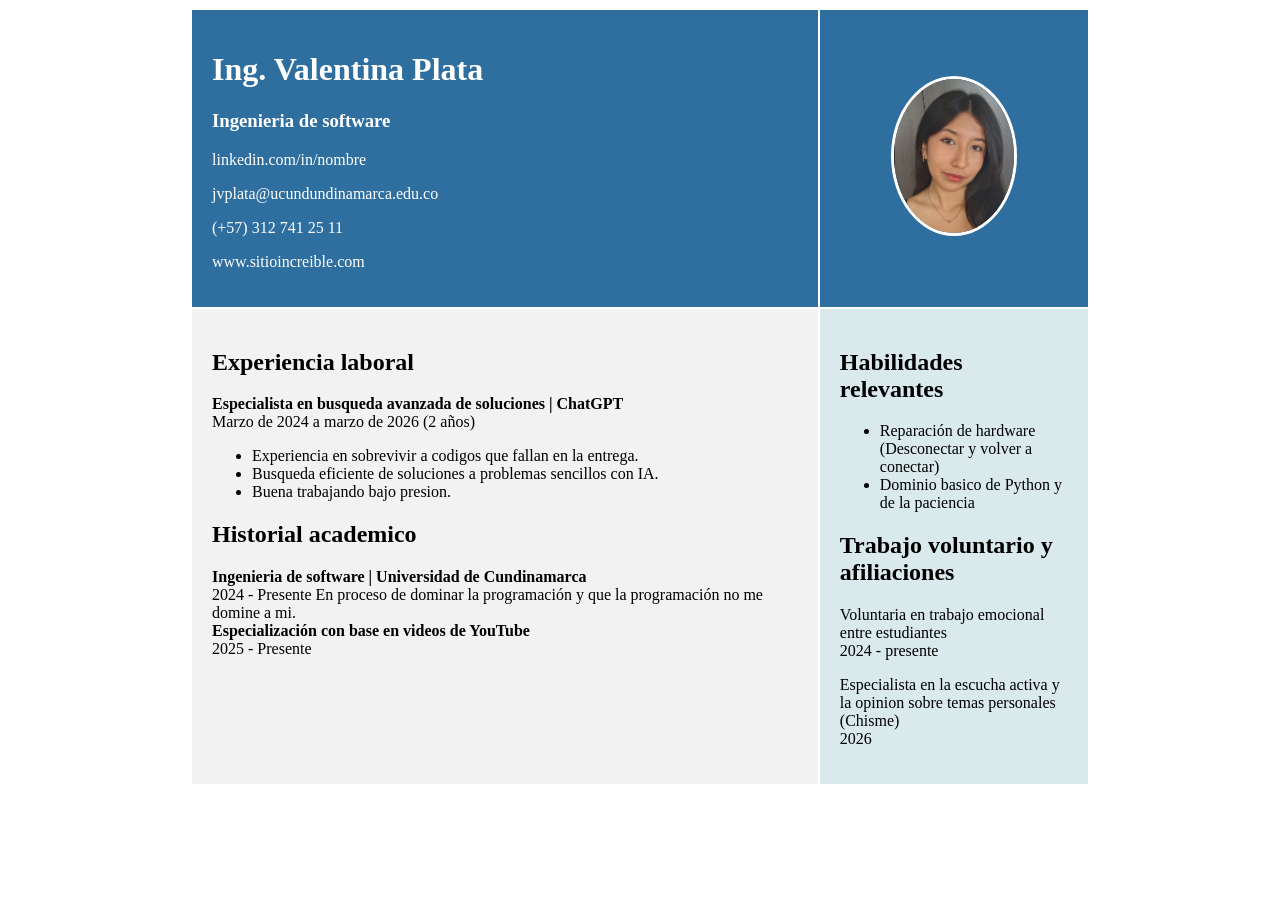
<file: index.html>
<!DOCTYPE html>
<html>
<head>
<title>Hoja de Vida</title>
</head>

<body>

<table width="900" align="center" border="0">

<tr bgcolor="#2f6f9f">
<td width="70%" style="color:white; padding:20px;">
<h1>Ing. Valentina Plata</h1>
<h3>Ingenieria de software</h3>

<p>linkedin.com/in/nombre</p>
<p>jvplata@ucundundinamarca.edu.co</p>
<p>(+57) 312 741 25 11</p>
<p>www.sitioincreible.com</p>
</td>

<td align="center">

<img src="./foto.jpeg" width="120" style="border-radius:50%; border:3px solid white;">
</td>
</tr>

<tr>
<td bgcolor="#f2f2f2" valign="top" style="padding:20px;">

<h2>Experiencia laboral</h2>

<b>Especialista en busqueda avanzada de soluciones | ChatGPT</b><br>
Marzo de 2024 a marzo de 2026 (2 años)

<ul>
<li>Experiencia en sobrevivir a codigos que fallan en la entrega.</li>
<li>Busqueda eficiente de soluciones a problemas sencillos con IA.</li>
<li>Buena trabajando bajo presion.</li>
</ul>

<h2>Historial academico</h2>

<b>Ingenieria de software | Universidad de Cundinamarca</b><br>
2024 - Presente
En proceso de dominar la programación y que la programación no me domine a mi.<br>

<b>Especialización con base en videos de YouTube</b><br>
2025 - Presente

</td>

<td bgcolor="#d9e9ec" valign="top" style="padding:20px;">

<h2>Habilidades relevantes</h2>

<ul>
<li>Reparación de hardware (Desconectar y volver a conectar)</li>
<li>Dominio basico de Python y de la paciencia</li>
</ul>

<h2>Trabajo voluntario y afiliaciones</h2>

<p>
Voluntaria en trabajo emocional entre estudiantes<br>
2024 - presente
</p>

<p>
Especialista en la escucha activa y la opinion sobre temas personales<br>
(Chisme)<br>
2026
</p>

</td>
</tr>

</table>

</body>
</html>
</file>
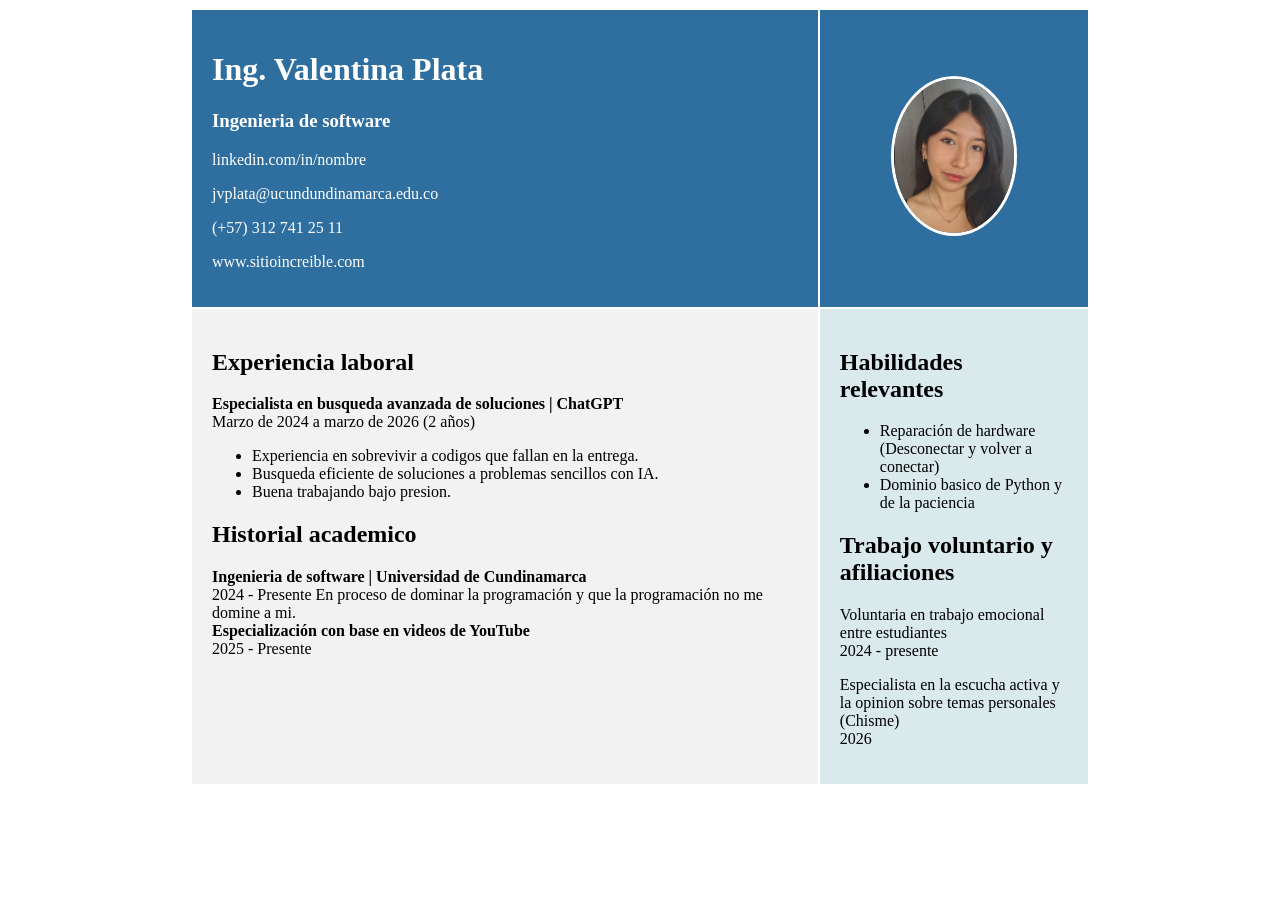
<file: Curriculum.index.html>
<!DOCTYPE html>
<html>
<head>
<title>Hoja de Vida</title>
</head>

<body>

<table width="900" align="center" border="0">

<tr bgcolor="#2f6f9f">
<td width="70%" style="color:white; padding:20px;">
<h1>Ing. Valentina Plata</h1>
<h3>Ingenieria de software</h3>

<p>linkedin.com/in/nombre</p>
<p>jvplata@ucundundinamarca.edu.co</p>
<p>(+57) 312 741 25 11</p>
<p>www.sitioincreible.com</p>
</td>

<td align="center">

<img src="./foto.jpeg" width="120" style="border-radius:50%; border:3px solid white;">
</td>
</tr>

<tr>
<td bgcolor="#f2f2f2" valign="top" style="padding:20px;">

<h2>Experiencia laboral</h2>

<b>Especialista en busqueda avanzada de soluciones | ChatGPT</b><br>
Marzo de 2024 a marzo de 2026 (2 años)

<ul>
<li>Experiencia en sobrevivir a codigos que fallan en la entrega.</li>
<li>Busqueda eficiente de soluciones a problemas sencillos con IA.</li>
<li>Buena trabajando bajo presion.</li>
</ul>

<h2>Historial academico</h2>

<b>Ingenieria de software | Universidad de Cundinamarca</b><br>
2024 - Presente
En proceso de dominar la programación y que la programación no me domine a mi.<br>

<b>Especialización con base en videos de YouTube</b><br>
2025 - Presente

</td>

<td bgcolor="#d9e9ec" valign="top" style="padding:20px;">

<h2>Habilidades relevantes</h2>

<ul>
<li>Reparación de hardware (Desconectar y volver a conectar)</li>
<li>Dominio basico de Python y de la paciencia</li>
</ul>

<h2>Trabajo voluntario y afiliaciones</h2>

<p>
Voluntaria en trabajo emocional entre estudiantes<br>
2024 - presente
</p>

<p>
Especialista en la escucha activa y la opinion sobre temas personales<br>
(Chisme)<br>
2026
</p>

</td>
</tr>

</table>

</body>
</html>
</file>
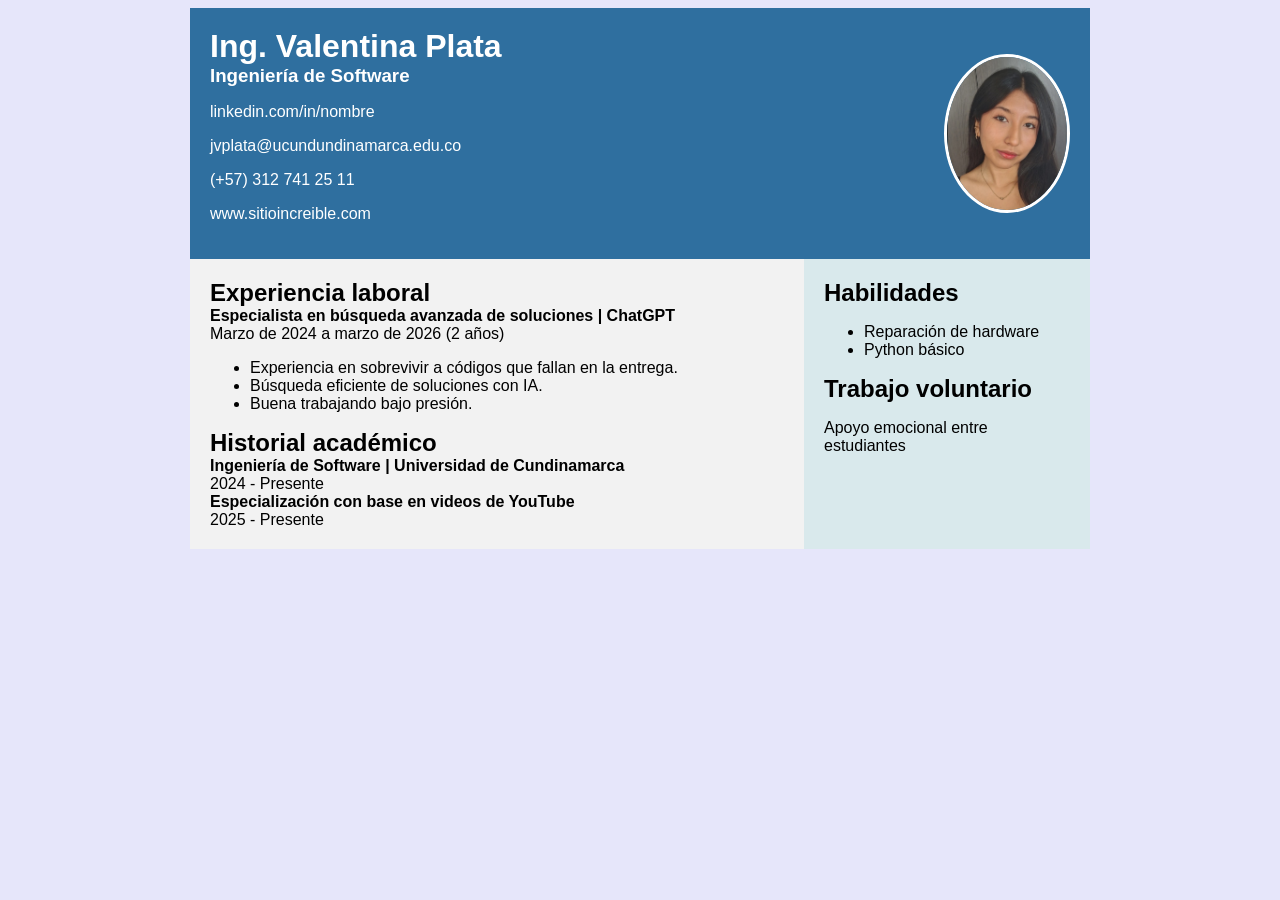
<file: Curriculum_css.html>
<!DOCTYPE html>
<html>
<head>
    <title>Hoja de Vida</title>
    <link rel="stylesheet" href="estilos_cv.css">
</head>

<body>

<div class="contenedor">

    <div class="header">
        <div>
            <h1>Ing. Valentina Plata</h1>
            <h3>Ingeniería de Software</h3>

            <p>linkedin.com/in/nombre</p>
            <p>jvplata@ucundundinamarca.edu.co</p>
            <p>(+57) 312 741 25 11</p>
            <p>www.sitioincreible.com</p>
        </div>

        <img src="./foto.jpeg" class="foto">
    </div>

    <div class="seccion">

        <div class="izquierda">

            <h2>Experiencia laboral</h2>

            <b>Especialista en búsqueda avanzada de soluciones | ChatGPT</b><br>
            Marzo de 2024 a marzo de 2026 (2 años)

            <ul>
                <li>Experiencia en sobrevivir a códigos que fallan en la entrega.</li>
                <li>Búsqueda eficiente de soluciones con IA.</li>
                <li>Buena trabajando bajo presión.</li>
            </ul>

            <h2>Historial académico</h2>

            <b>Ingeniería de Software | Universidad de Cundinamarca</b><br>
            2024 - Presente<br>

            <b>Especialización con base en videos de YouTube</b><br>
            2025 - Presente

        </div>

        <div class="derecha">

            <h2>Habilidades</h2>

            <ul>
                <li>Reparación de hardware</li>
                <li>Python básico</li>
            </ul>

            <h2>Trabajo voluntario</h2>

            <p>Apoyo emocional entre estudiantes</p>

        </div>

    </div>

</div>

</body>
</html>
</file>
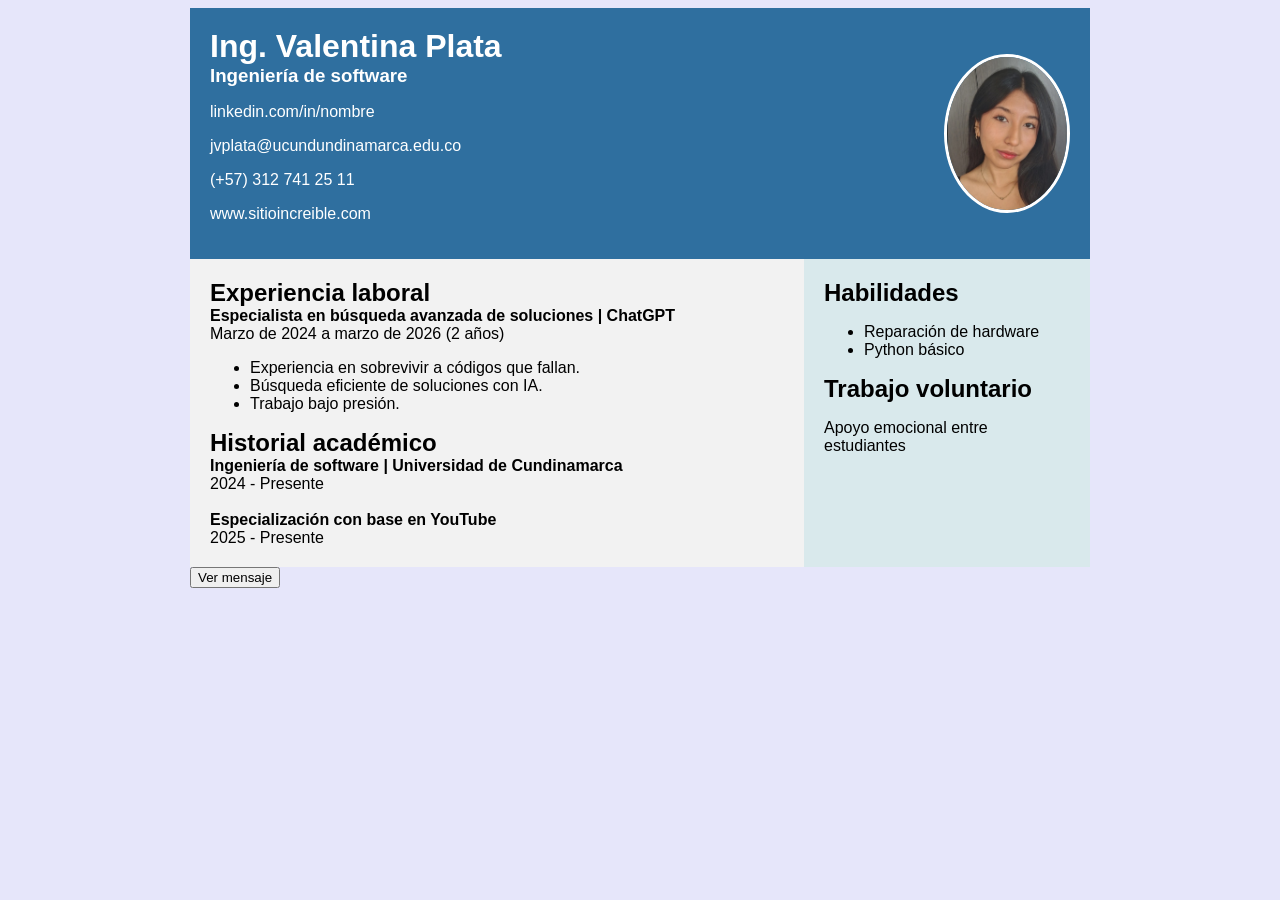
<file: Curriculum_js.html>
<!DOCTYPE html>
<html>
<head>
    <title>Hoja de Vida</title>
    <link rel="stylesheet" href="estilos_cv.css">
</head>

<body>

<div class="contenedor">

    <div class="header">
        <div>
            <h1>Ing. Valentina Plata</h1>
            <h3>Ingeniería de software</h3>

            <p>linkedin.com/in/nombre</p>
            <p>jvplata@ucundundinamarca.edu.co</p>
            <p>(+57) 312 741 25 11</p>
            <p>www.sitioincreible.com</p>
        </div>

        <img src="./foto.jpeg" class="foto">
    </div>

    <div class="seccion">

        <div class="izquierda">

            <h2>Experiencia laboral</h2>

            <b>Especialista en búsqueda avanzada de soluciones | ChatGPT</b><br>
            Marzo de 2024 a marzo de 2026 (2 años)

            <ul>
                <li>Experiencia en sobrevivir a códigos que fallan.</li>
                <li>Búsqueda eficiente de soluciones con IA.</li>
                <li>Trabajo bajo presión.</li>
            </ul>

            <h2>Historial académico</h2>

            <b>Ingeniería de software | Universidad de Cundinamarca</b><br>
            2024 - Presente<br><br>

            <b>Especialización con base en YouTube</b><br>
            2025 - Presente

        </div>

        <div class="derecha">

            <h2>Habilidades</h2>

            <ul>
                <li>Reparación de hardware</li>
                <li>Python básico</li>
            </ul>

            <h2>Trabajo voluntario</h2>

            <p>Apoyo emocional entre estudiantes</p>

        </div>

    </div>

    <button onclick="mostrarMensaje()">Ver mensaje</button>

</div>

<script src="curriculum.js"></script>

</body>
</html>
</file>
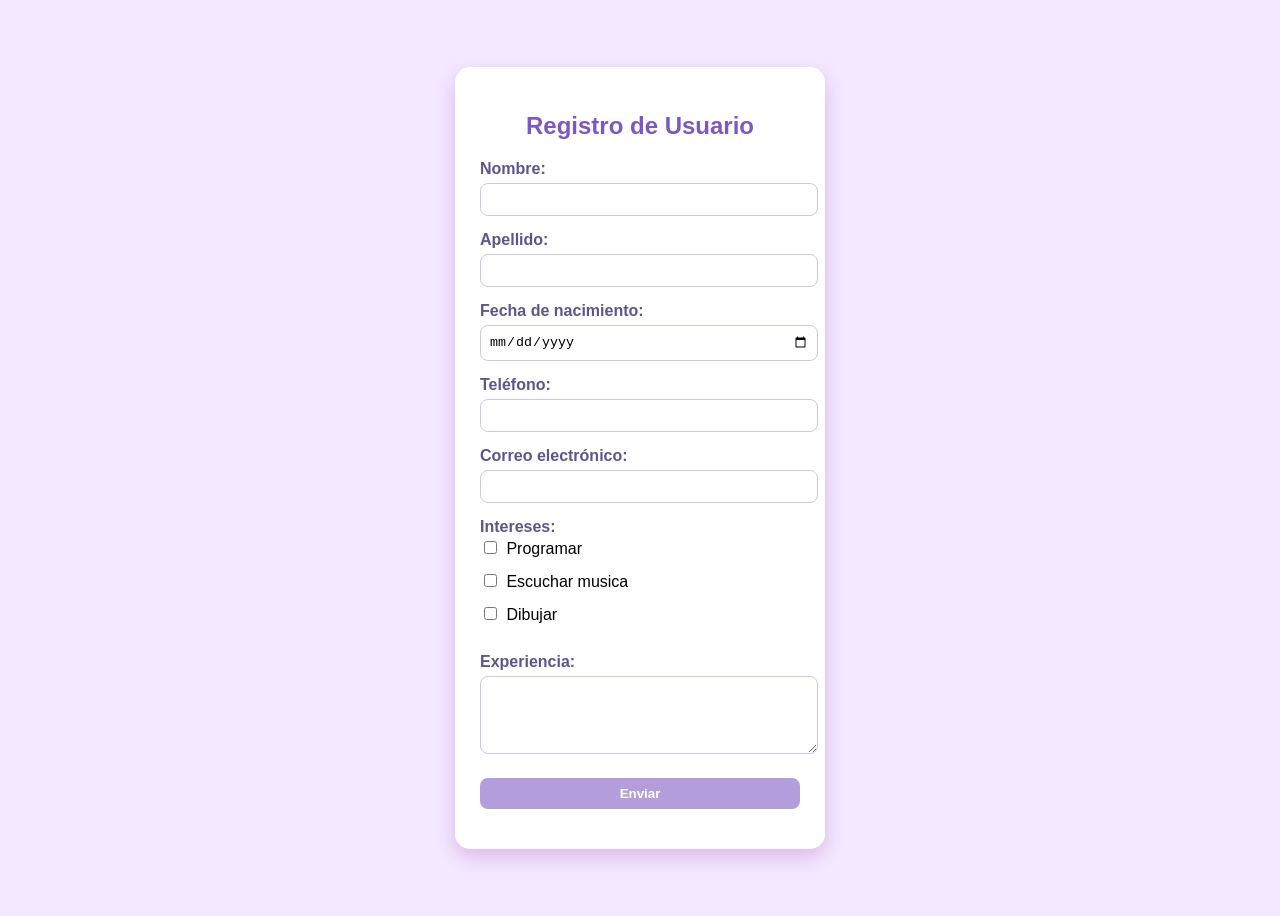
<file: Formulario.html>
<!DOCTYPE html>
<html>
<head>
    <title>Formulario de Registro</title>

    <style>
        body {
            font-family: Arial, sans-serif;
            background-color: #f3e8ff;
            display: flex;
            justify-content: center;
            align-items: center;
            height: 100vh;
        }

        .contenedor {
            background-color: #ffffff;
            padding: 25px;
            border-radius: 15px;
            box-shadow: 0 8px 20px rgba(128, 0, 128, 0.2);
            width: 320px;
        }

        h2 {
            text-align: center;
            color: #7e57c2;
            margin-bottom: 20px;
        }

        label {
            font-weight: bold;
            color: #5e548e;
        }

        input, textarea {
            width: 100%;
            padding: 8px;
            margin-top: 5px;
            margin-bottom: 15px;
            border-radius: 8px;
            border: 1px solid #d1c4e9;
            outline: none;
        }

        input:focus, textarea:focus {
            border-color: #b39ddb;
            box-shadow: 0 0 5px #d1c4e9;
        }

        input[type="checkbox"] {
            width: auto;
            margin-right: 5px;
        }

        input[type="submit"] {
            background-color: #b39ddb;
            color: white;
            border: none;
            cursor: pointer;
            transition: 0.3s;
            font-weight: bold;
        }

        input[type="submit"]:hover {
            background-color: #9575cd;
        }
    </style>
</head>

<body>

    <div class="contenedor">
        <h2>Registro de Usuario</h2>

        <form>

            <label>Nombre:</label><br>
            <input type="text" name="nombre">

            <label>Apellido:</label><br>
            <input type="text" name="apellido">

            <label>Fecha de nacimiento:</label><br>
            <input type="date" name="fecha">

            <label>Teléfono:</label><br>
            <input type="tel" name="telefono">

            <label>Correo electrónico:</label><br>
            <input type="email" name="correo">

            <label>Intereses:</label><br>
            <input type="checkbox" name="interes"> Programar<br>
            <input type="checkbox" name="interes"> Escuchar musica<br>
            <input type="checkbox" name="interes"> Dibujar<br><br>

            <label>Experiencia:</label><br>
            <textarea name="experiencia" rows="4"></textarea>

            <input type="submit" value="Enviar">

        </form>
    </div>

</body>
</html>
</file>
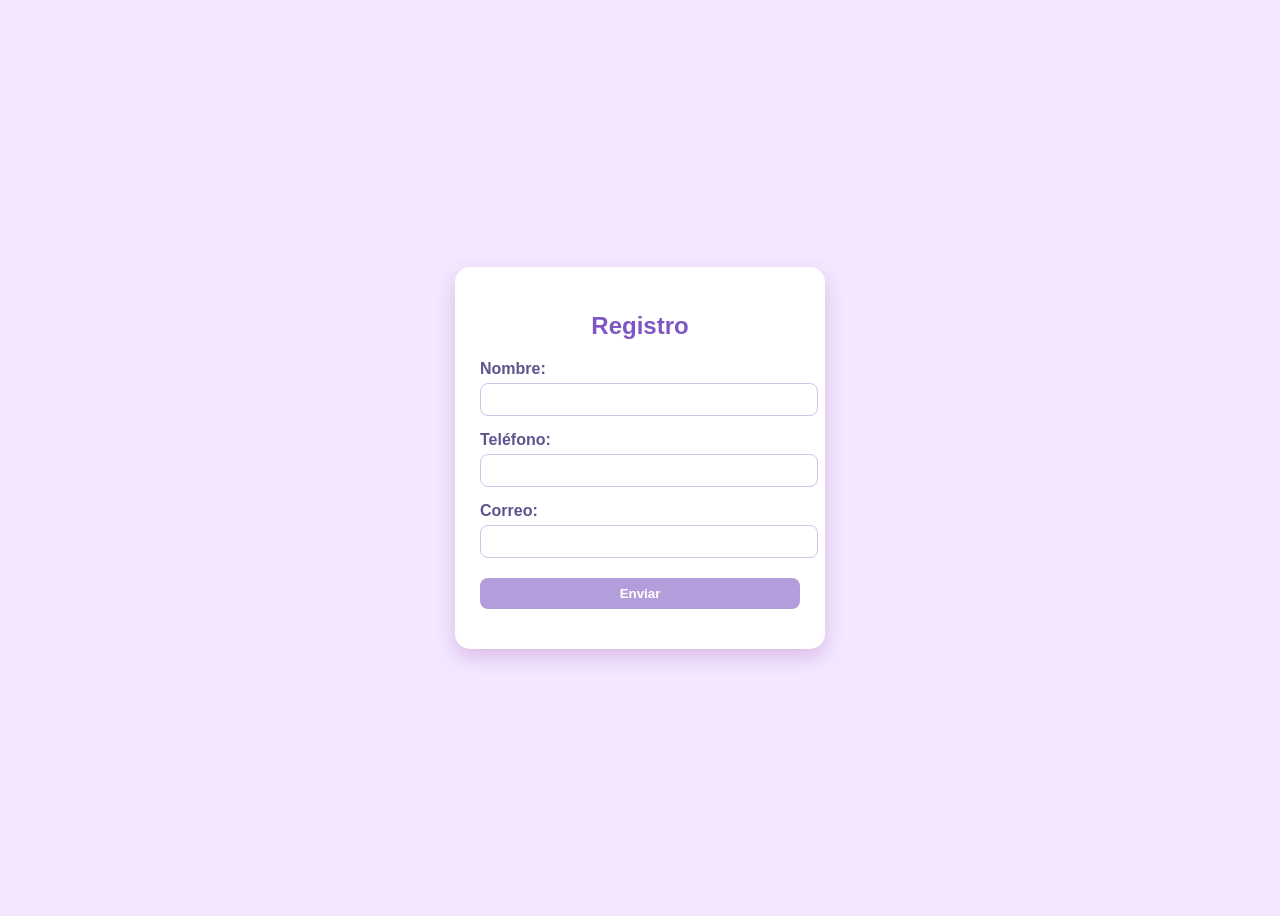
<file: formulario_js.html>
<!DOCTYPE html>
<html>
<head>
    <title>Formulario con JS</title>
    <link rel="stylesheet" href="estilos_formulario.css">
</head>

<body>

<div class="contenedor">
    <h2>Registro</h2>

    <form id="formulario">

        <label>Nombre:</label>
        <input type="text" id="nombre">

        <label>Teléfono:</label>
        <input type="text" id="telefono">

        <label>Correo:</label>
        <input type="text" id="correo">

        <input type="submit" value="Enviar">

    </form>
</div>

<script src="validaciones.js"></script>

</body>
</html>
</file>
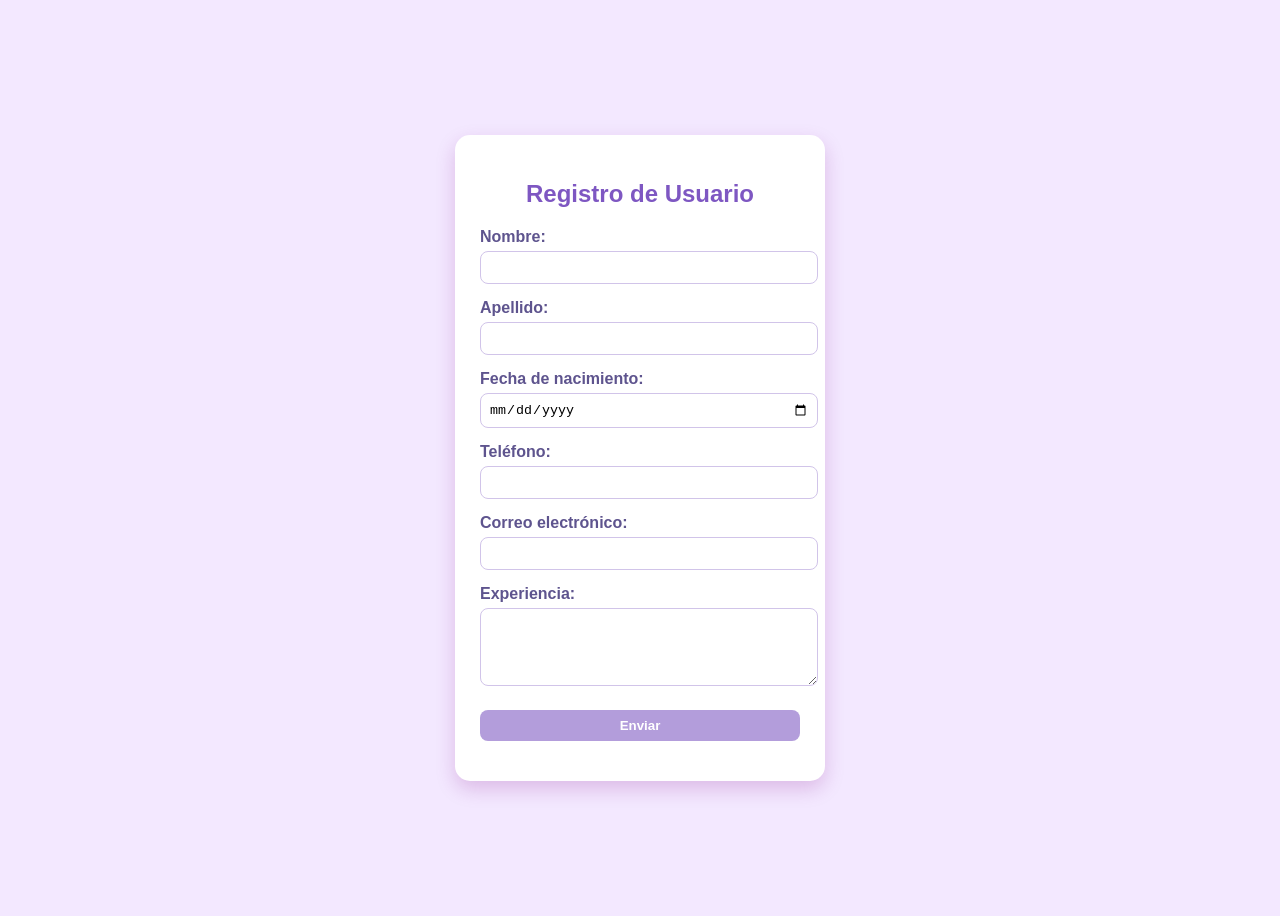
<file: formulario_validado.html>
<!DOCTYPE html>
<html>
<head>
    <title>Formulario Validado</title>
    <link rel="stylesheet" href="estilos_formulario.css">
</head>

<body>

<div class="contenedor">
    <h2>Registro de Usuario</h2>

    <form>

        <label>Nombre:</label>
        <input type="text" name="nombre" required pattern="[A-Za-z ]+">

        <label>Apellido:</label>
        <input type="text" name="apellido" required pattern="[A-Za-z ]+">

        <label>Fecha de nacimiento:</label>
        <input type="date" name="fecha" required>

        <label>Teléfono:</label>
        <input type="tel" name="telefono" required pattern="[0-9]{10}">

        <label>Correo electrónico:</label>
        <input type="email" name="correo" required>

        <label>Experiencia:</label>
        <textarea name="experiencia" rows="4" required></textarea>

        <input type="submit" value="Enviar">

    </form>
</div>

</body>
</html>
</file>
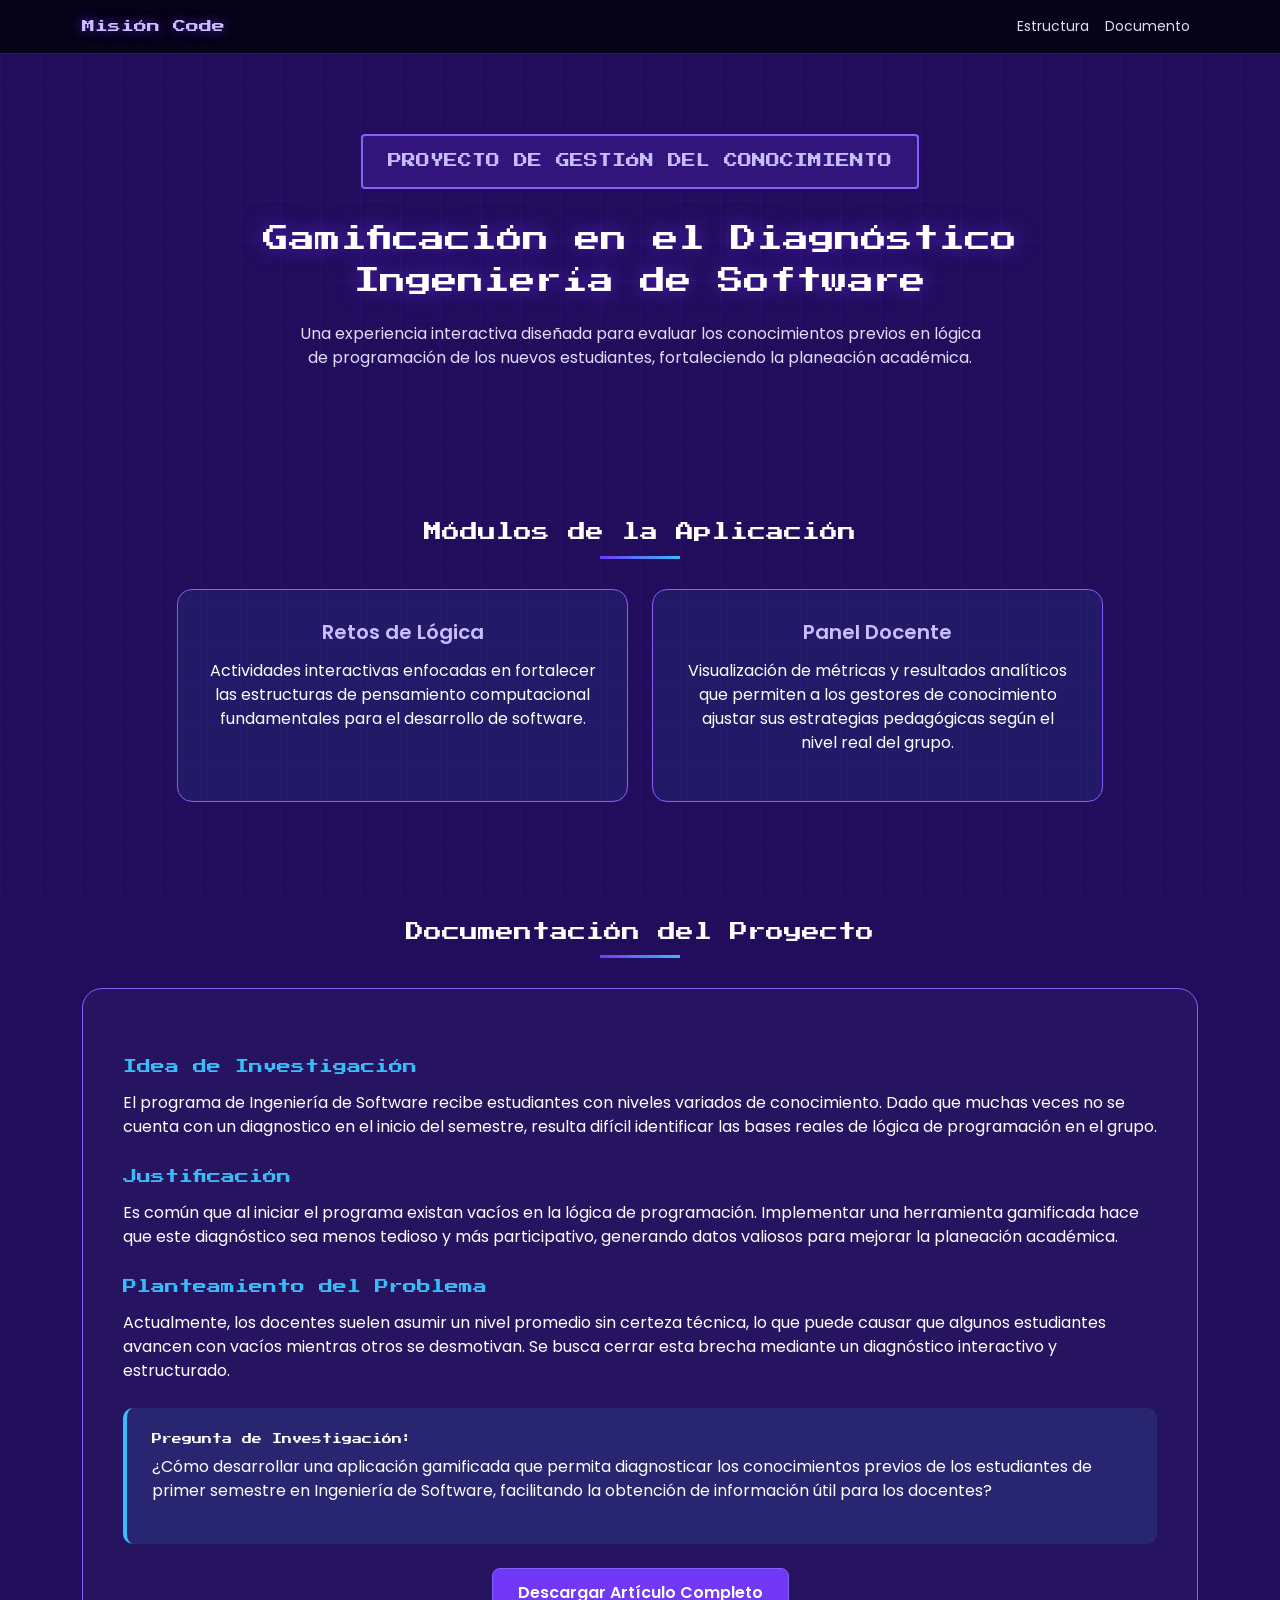
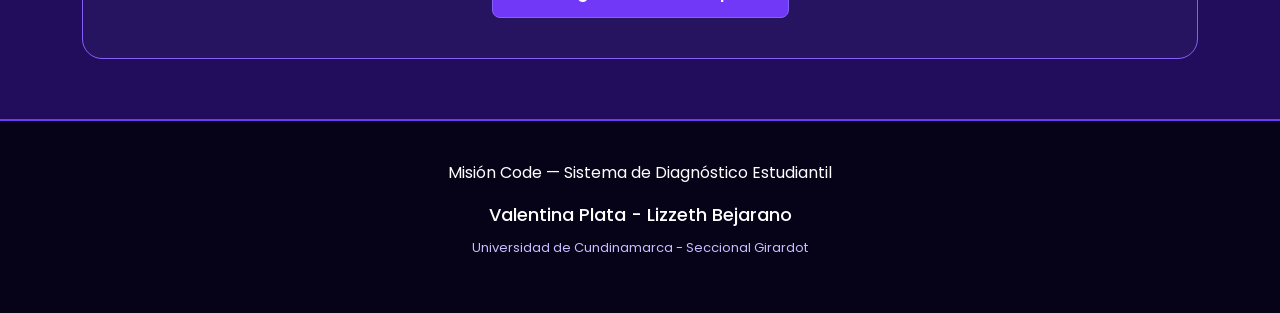
<file: Pagina_web.html>
<!DOCTYPE html>
<html lang="es">
<head>
  <meta charset="UTF-8">
  <meta name="viewport" content="width=device-width, initial-scale=1.0">
  <title>Misión Code — Diagnóstico de Lógica</title>
  <link href="https://fonts.googleapis.com/css2?family=Press+Start+2P&family=Poppins:wght@300;400;500;600&display=swap" rel="stylesheet">
  <link href="https://cdn.jsdelivr.net/npm/bootstrap@5.3.2/dist/css/bootstrap.min.css" rel="stylesheet">
  <link rel="stylesheet" href="StylesPaginaweb.css">
</head>
<body>

<nav class="navbar navbar-expand-lg navbar-dark">
  <div class="container">
    <a class="navbar-brand titulo-pixel" href="#">Misión Code</a>
    <div class="collapse navbar-collapse">
      <ul class="navbar-nav ms-auto">
        <li class="nav-item"><a class="nav-link" href="#modulos">Estructura</a></li>
        <li class="nav-item"><a class="nav-link" href="#documento">Documento</a></li>
      </ul>
    </div>
  </div>
</nav>

<div class="hero">
  <div class="badge-pixel">Proyecto de Gestión del conocimiento</div>
  <h1>Gamificación en el Diagnóstico<br>Ingeniería de Software</h1>
  <p>Una experiencia interactiva diseñada para evaluar los conocimientos previos en lógica de programación de los nuevos estudiantes, fortaleciendo la planeación académica.</p>
</div>

<section id="modulos">
  <div class="container">
    <h2>Módulos de la Aplicación</h2>
    <div class="glow-line"></div>
    <div class="row g-4 justify-content-center">
      <div class="col-md-5">
        <div class="feat-box">
          <h5>Retos de Lógica</h5>
          <p>Actividades interactivas enfocadas en fortalecer las estructuras de pensamiento computacional fundamentales para el desarrollo de software.</p>
        </div>
      </div>
      <div class="col-md-5">
        <div class="feat-box">
          <h5>Panel Docente</h5>
          <p>Visualización de métricas y resultados analíticos que permiten a los gestores de conocimiento ajustar sus estrategias pedagógicas según el nivel real del grupo.</p>
        </div>
      </div>
    </div>
  </div>
</section>

<section id="documento">
  <div class="container">
    <h2>Documentación del Proyecto</h2>
    <div class="glow-line"></div>
    <div class="articulo-container">
      <div class="articulo-texto">
        <h3>Idea de Investigación</h3>
        <p>El programa de Ingeniería de Software recibe estudiantes con niveles variados de conocimiento. Dado que muchas veces no se cuenta con un diagnostico en el inicio del semestre, resulta difícil identificar las bases reales de lógica de programación en el grupo.</p>
        
        <h3>Justificación</h3>
        <p>Es común que al iniciar el programa existan vacíos en la lógica de programación. Implementar una herramienta gamificada hace que este diagnóstico sea menos tedioso y más participativo, generando datos valiosos para mejorar la planeación académica.</p>
        
        <h3>Planteamiento del Problema</h3>
        <p>Actualmente, los docentes suelen asumir un nivel promedio sin certeza técnica, lo que puede causar que algunos estudiantes avancen con vacíos mientras otros se desmotivan. Se busca cerrar esta brecha mediante un diagnóstico interactivo y estructurado.</p>
        
        <div class="pregunta-box">
          <h4>Pregunta de Investigación:</h4>
          <p>¿Cómo desarrollar una aplicación gamificada que permita diagnosticar los conocimientos previos de los estudiantes de primer semestre en Ingeniería de Software, facilitando la obtención de información útil para los docentes?</p>
        </div>

        <div class="text-center mt-4">
          <a href="Articulo_Mission_Code.pdf" target="_blank" class="btn-pdf">
            Descargar Artículo Completo
          </a>
        </div>
      </div>
    </div>
  </div>
</section>

<footer>
  <div class="container">
    <p>Misión Code — Sistema de Diagnóstico Estudiantil</p>
    <p class="nombres">Valentina Plata - Lizzeth Bejarano</p>
    <p class="universidad">Universidad de Cundinamarca - Seccional Girardot</p>
  </div>
</footer>

<script src="https://cdn.jsdelivr.net/npm/bootstrap@5.3.2/dist/js/bootstrap.bundle.min.js"></script>
</body>
</html>
</file>
<file: estilos_cv.css>
body {
    font-family: Arial, sans-serif;
    background-color: #e6e6fa;
}

.contenedor {
    width: 900px;
    margin: auto;
}

.header {
    background-color: #2f6f9f;
    color: white;
    padding: 20px;
    display: flex;
    justify-content: space-between;
    align-items: center;
}

.foto {
    width: 120px;
    border-radius: 50%;
    border: 3px solid white;
}

.seccion {
    display: flex;
}

.izquierda {
    width: 70%;
    background-color: #f2f2f2;
    padding: 20px;
}

.derecha {
    width: 30%;
    background-color: #d9e9ec;
    padding: 20px;
}

h1, h2, h3 {
    margin: 0;
}
</file>
<file: estilos_formulario.css>
body {
    font-family: Arial, sans-serif;
    background-color: #f3e8ff;
    display: flex;
    justify-content: center;
    align-items: center;
    height: 100vh;
}

.contenedor {
    background-color: #ffffff;
    padding: 25px;
    border-radius: 15px;
    box-shadow: 0 8px 20px rgba(128, 0, 128, 0.2);
    width: 320px;
}

h2 {
    text-align: center;
    color: #7e57c2;
    margin-bottom: 20px;
}

label {
    font-weight: bold;
    color: #5e548e;
}

input, textarea {
    width: 100%;
    padding: 8px;
    margin-top: 5px;
    margin-bottom: 15px;
    border-radius: 8px;
    border: 1px solid #d1c4e9;
    outline: none;
}

input:focus, textarea:focus {
    border-color: #b39ddb;
    box-shadow: 0 0 5px #d1c4e9;
}

input[type="checkbox"] {
    width: auto;
    margin-right: 5px;
}

input[type="submit"] {
    background-color: #b39ddb;
    color: white;
    border: none;
    cursor: pointer;
    transition: 0.3s;
    font-weight: bold;
}

input[type="submit"]:hover {
    background-color: #9575cd;
}
</file>
<file: StylesPaginaweb.css>
:root {
  --bg-deep:    #060217;
  --bg-main:    #210d5c;
  --bg-card:    rgba(56, 189, 248, 0.07);
  --purple:     #7238f8;
  --purple-dk:  #4d2bd6;
  --purple-lt:  #cabdff;
  --accent:     #38bdf8;
  --border:     #8561fa;
  --text:       #e1dcfa;
}

* { box-sizing: border-box; margin: 0; padding: 0; }

body {
  background-color: var(--bg-main);
  color: white;
  font-family: 'Poppins', sans-serif;
  overflow-x: hidden;
}

body::before {
  content: '';
  position: fixed;
  inset: 0;
  background-image:
    linear-gradient(rgba(114,56,248,0.07) 1px, transparent 1px),
    linear-gradient(90deg, rgba(114,56,248,0.07) 1px, transparent 1px);
  background-size: 40px 40px;
  pointer-events: none;
  z-index: 0;
}

/* Navbar */
.navbar {
  background-color: var(--bg-deep) !important;
  border-bottom: 1px solid rgba(133,97,250,0.3);
  position: sticky;
  top: 0;
  z-index: 1000;
}
.titulo-pixel {
  font-family: 'Press Start 2P', cursive;
  font-size: 13px;
  color: var(--purple-lt);
  text-shadow: 0 0 12px rgba(114,56,248,0.7);
}
.nav-link { color: var(--text) !important; font-size: 14px; }
.nav-link:hover { color: var(--purple) !important; }

/* Hero */
.hero {
  position: relative;
  z-index: 1;
  padding: 80px 20px 60px;
  text-align: center;
}
.hero h1 {
  font-family: 'Press Start 2P', cursive;
  font-size: clamp(16px, 3vw, 26px);
  color: white;
  text-shadow: 0 0 20px rgba(114,56,248,0.7);
  line-height: 1.6;
  margin-bottom: 20px;
}
.hero p {
  font-size: 16px;
  color: var(--text);
  max-width: 700px;
  margin: 0 auto 32px;
}

/* Badge Grande */
.badge-pixel {
  font-family: 'Press Start 2P', cursive;
  font-size: 14px !important;
  background: rgba(114, 56, 248, 0.2);
  border: 2px solid var(--border);
  color: var(--purple-lt);
  padding: 15px 25px !important;
  border-radius: 4px;
  display: inline-block;
  margin-bottom: 30px;
  text-transform: uppercase;
}

/* Secciones */
section { position: relative; z-index: 1; padding: 60px 0; }
section h2 {
  font-family: 'Press Start 2P', cursive;
  font-size: 18px;
  color: white;
  text-align: center;
}

.glow-line {
  width: 80px; height: 3px;
  background: linear-gradient(90deg, var(--purple), var(--accent));
  margin: 12px auto 30px;
}

.feat-box {
  background: var(--bg-card);
  border: 1px solid var(--border);
  border-radius: 15px;
  padding: 30px;
  height: 100%;
  transition: 0.3s;
  text-align: center;
}
.feat-box:hover {
  background: rgba(114,56,248,0.1);
  transform: translateY(-5px);
  border-color: var(--accent);
}
.feat-box h5 { color: var(--purple-lt); font-weight: 600; margin-bottom: 15px; }

/* Documento */
.articulo-container {
  background: rgba(255, 255, 255, 0.03);
  border: 1px solid var(--border);
  border-radius: 20px;
  padding: 40px;
}
.articulo-texto h3 {
  font-family: 'Press Start 2P', cursive;
  font-size: 14px;
  color: var(--accent);
  margin: 30px 0 15px;
}
.pregunta-box {
  background: rgba(56, 189, 248, 0.1);
  padding: 25px;
  border-radius: 10px;
  margin-top: 25px;
  border-left: 4px solid var(--accent);
}
.pregunta-box h4 {
  font-family: 'Press Start 2P', cursive;
  font-size: 10px;
  margin-bottom: 10px;
}

/* Botón PDF */
.btn-pdf {
  display: inline-block;
  background: var(--purple);
  color: white;
  padding: 12px 25px;
  border-radius: 8px;
  text-decoration: none;
  font-weight: 600;
  transition: 0.3s;
  border: 1px solid var(--border);
}
.btn-pdf:hover {
  background: var(--purple-dk);
  transform: scale(1.05);
  color: white;
}

/* Footer */
footer {
  background: var(--bg-deep);
  padding: 40px 0;
  border-top: 2px solid var(--purple);
  text-align: center;
}
.nombres { font-size: 18px; margin: 10px 0; font-weight: 500; }
.universidad { font-size: 13px; color: var(--purple-lt); }
</file>
